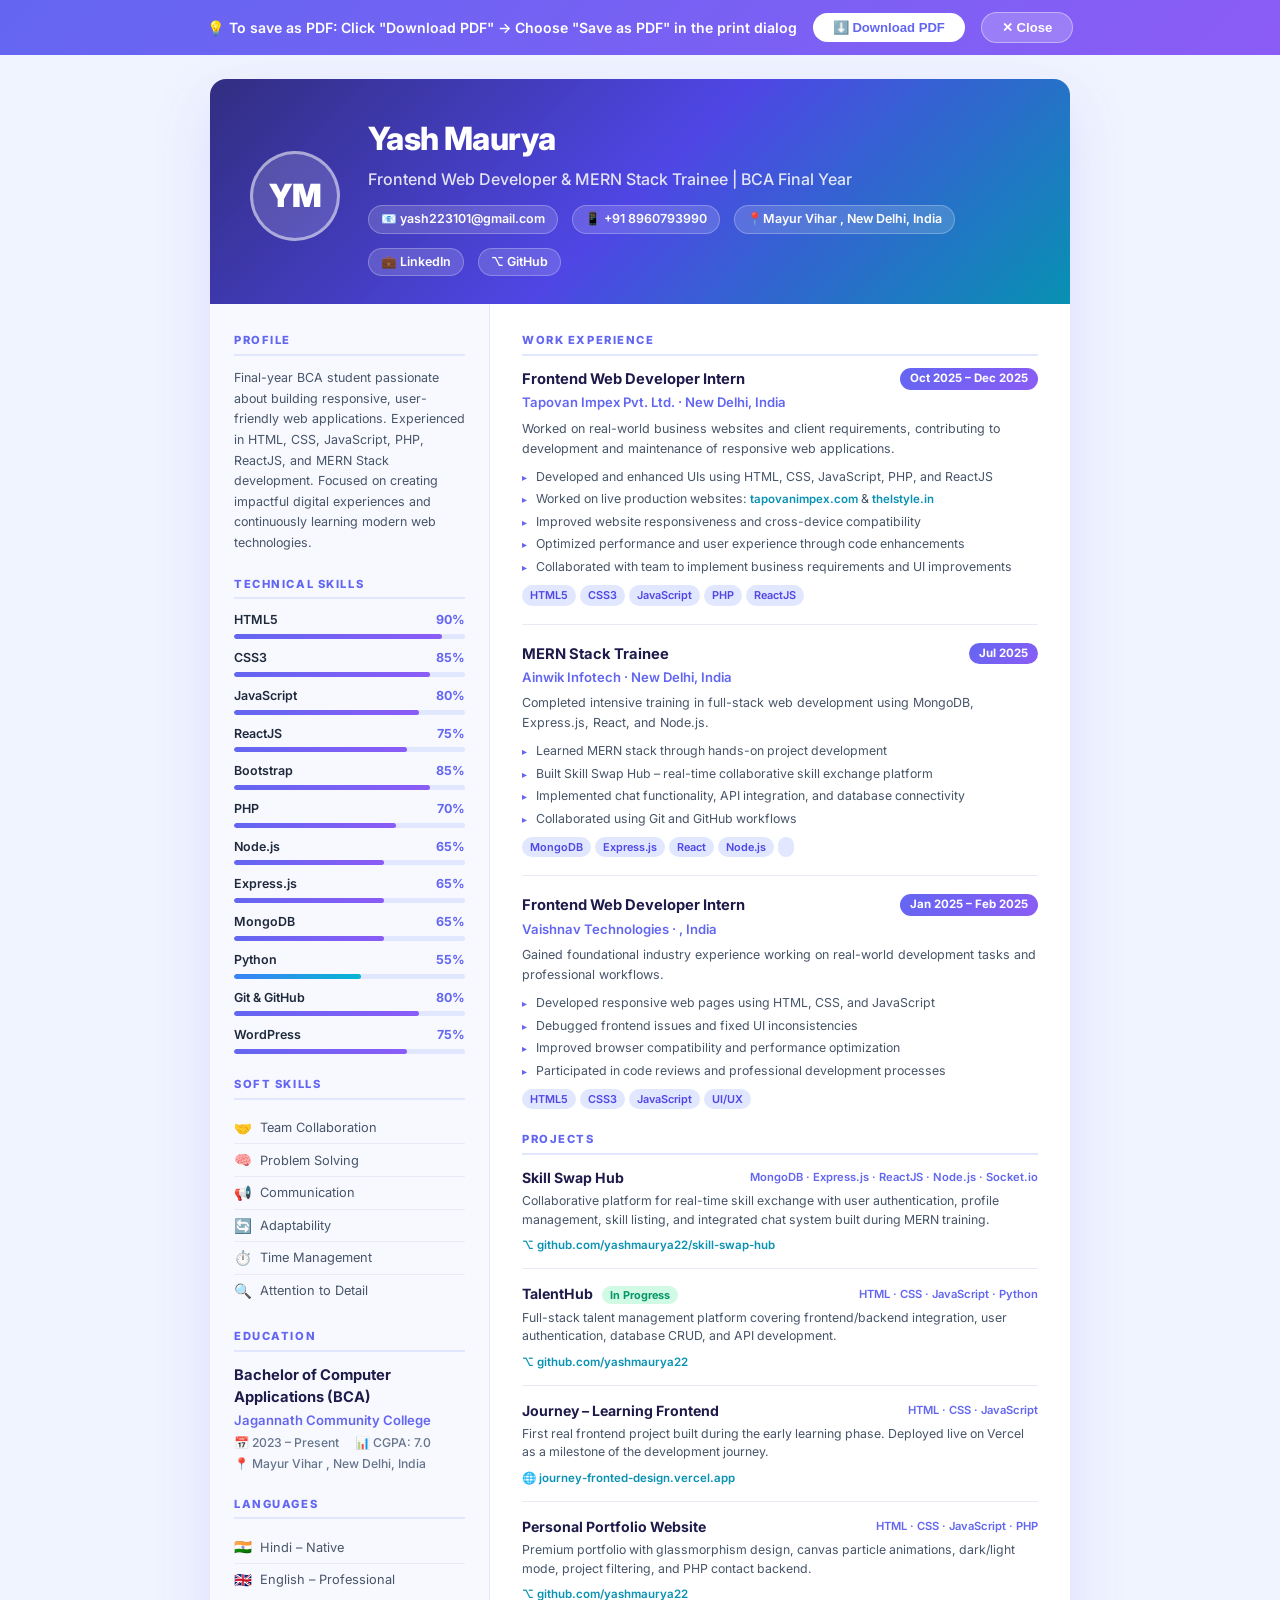
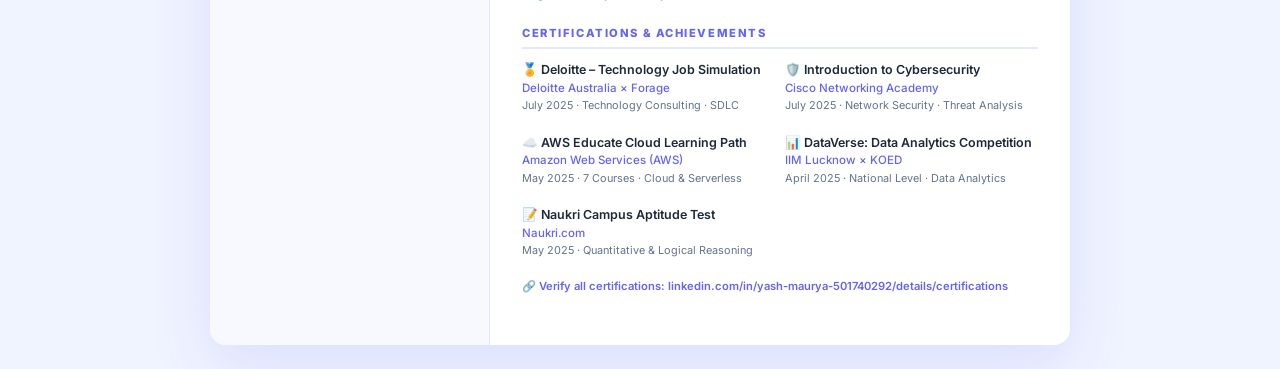
<file: resume.html>
<!DOCTYPE html>
<html lang="en">
<head>
  <meta charset="UTF-8" />
  <meta name="viewport" content="width=device-width, initial-scale=1.0" />
  <title>Yash Maurya – Resume</title>
  <style>
    @import url('https://fonts.googleapis.com/css2?family=Inter:wght@300;400;500;600;700;800&display=swap');

    * { box-sizing: border-box; margin: 0; padding: 0; }

    body {
      font-family: 'Inter', 'Segoe UI', sans-serif;
      background: #f0f4ff;
      color: #1e293b;
      font-size: 13.5px;
      line-height: 1.5;
    }

    /* ── Auto-print on load ── */
    .print-bar {
      background: linear-gradient(135deg, #6366f1, #8b5cf6);
      color: #fff;
      text-align: center;
      padding: 12px;
      font-size: 0.88rem;
      font-weight: 600;
      position: sticky;
      top: 0;
      z-index: 100;
      display: flex;
      align-items: center;
      justify-content: center;
      gap: 16px;
    }
    .print-bar button {
      background: #fff;
      color: #6366f1;
      border: none;
      padding: 7px 20px;
      border-radius: 999px;
      font-weight: 700;
      font-size: 0.82rem;
      cursor: pointer;
      transition: all 0.2s;
    }
    .print-bar button:hover { background: #e0e7ff; }

    .resume-wrapper {
      max-width: 860px;
      margin: 24px auto;
      background: #fff;
      border-radius: 16px;
      overflow: hidden;
      box-shadow: 0 20px 60px rgba(99,102,241,0.15);
    }

    /* ── Header ── */
    .resume-header {
      background: linear-gradient(135deg, #312e81 0%, #4f46e5 50%, #0891b2 100%);
      color: #fff;
      padding: 36px 40px 28px;
      display: flex;
      align-items: center;
      gap: 28px;
    }
    .resume-photo {
      width: 90px; height: 90px;
      border-radius: 50%;
      border: 3px solid rgba(255,255,255,0.5);
      object-fit: cover;
      object-position: center top;
      flex-shrink: 0;
      background: rgba(255,255,255,0.15);
      display: flex; align-items: center; justify-content: center;
      font-size: 2rem; font-weight: 900;
      overflow: hidden;
    }
    .resume-photo img { width: 100%; height: 100%; object-fit: cover; object-position: center top; border-radius: 50%; }
    .header-info h1 { font-size: 2rem; font-weight: 800; letter-spacing: -0.02em; margin-bottom: 4px; }
    .header-info .tagline { font-size: 1rem; font-weight: 500; opacity: 0.85; margin-bottom: 14px; }
    .header-contacts { display: flex; flex-wrap: wrap; gap: 14px; }
    .contact-chip {
      display: flex; align-items: center; gap: 5px;
      font-size: 0.78rem; font-weight: 600;
      background: rgba(255,255,255,0.15);
      border: 1px solid rgba(255,255,255,0.25);
      padding: 4px 12px; border-radius: 999px;
      color: #fff; text-decoration: none;
    }
    .contact-chip:hover { background: rgba(255,255,255,0.25); }

    /* ── Layout ── */
    .resume-body {
      display: grid;
      grid-template-columns: 280px 1fr;
    }

    /* ── Sidebar ── */
    .resume-sidebar {
      background: #f8f9ff;
      padding: 28px 24px;
      border-right: 1px solid #e0e7ff;
    }

    /* ── Main ── */
    .resume-main { padding: 28px 32px; }

    /* ── Section ── */
    .rs { margin-bottom: 22px; }
    .rs-title {
      font-size: 0.7rem;
      font-weight: 800;
      text-transform: uppercase;
      letter-spacing: 0.14em;
      color: #6366f1;
      border-bottom: 2px solid #e0e7ff;
      padding-bottom: 5px;
      margin-bottom: 12px;
    }

    /* ── Skills ── */
    .skill-item { margin-bottom: 10px; }
    .skill-name { font-size: 0.78rem; font-weight: 600; color: #1e293b; margin-bottom: 4px; display: flex; justify-content: space-between; }
    .skill-pct { color: #6366f1; font-weight: 700; }
    .skill-track { height: 5px; background: #e0e7ff; border-radius: 999px; overflow: hidden; }
    .skill-fill { height: 100%; background: linear-gradient(90deg, #6366f1, #8b5cf6); border-radius: 999px; }

    /* ── Sidebar list ── */
    .sb-list { list-style: none; }
    .sb-list li {
      font-size: 0.8rem;
      color: #475569;
      padding: 5px 0;
      border-bottom: 1px solid #e8eaf6;
      display: flex; align-items: center; gap: 8px;
    }
    .sb-list li:last-child { border: none; }
    .sb-icon { font-size: 0.9rem; }

    /* ── Cert list ── */
    .cert-item { margin-bottom: 10px; }
    .cert-name { font-size: 0.78rem; font-weight: 600; color: #1e293b; }
    .cert-issuer { font-size: 0.72rem; color: #6366f1; font-weight: 500; }
    .cert-date-badge { font-size: 0.68rem; color: #64748b; }

    /* ── Experience ── */
    .exp-item { margin-bottom: 18px; padding-bottom: 18px; border-bottom: 1px solid #e8eaf6; }
    .exp-item:last-child { border: none; padding: 0; margin: 0; }
    .exp-header { display: flex; justify-content: space-between; align-items: flex-start; gap: 8px; margin-bottom: 3px; flex-wrap: wrap; }
    .exp-role { font-size: 0.92rem; font-weight: 700; color: #1e1b4b; }
    .exp-company { font-size: 0.82rem; font-weight: 600; color: #6366f1; margin-bottom: 6px; }
    .exp-duration { font-size: 0.72rem; font-weight: 700; color: #fff; background: linear-gradient(135deg, #6366f1, #8b5cf6); padding: 2px 10px; border-radius: 999px; white-space: nowrap; }
    .exp-desc { font-size: 0.78rem; color: #475569; margin-bottom: 7px; line-height: 1.6; }
    .exp-list { list-style: none; }
    .exp-list li { font-size: 0.77rem; color: #475569; padding: 2px 0 2px 14px; position: relative; line-height: 1.5; }
    .exp-list li::before { content: '▸'; position: absolute; left: 0; color: #6366f1; font-size: 0.65rem; top: 4px; }
    .exp-tags { display: flex; flex-wrap: wrap; gap: 4px; margin-top: 7px; }
    .exp-tag { font-size: 0.68rem; font-weight: 600; padding: 2px 8px; border-radius: 999px; background: #e0e7ff; color: #4f46e5; }
    .exp-link { font-size: 0.72rem; color: #0891b2; font-weight: 600; text-decoration: none; }
    .exp-link:hover { text-decoration: underline; }

    /* ── Projects ── */
    .proj-item { margin-bottom: 14px; padding-bottom: 14px; border-bottom: 1px solid #e8eaf6; }
    .proj-item:last-child { border: none; padding: 0; margin: 0; }
    .proj-header { display: flex; justify-content: space-between; align-items: center; flex-wrap: wrap; gap: 6px; margin-bottom: 4px; }
    .proj-name { font-size: 0.88rem; font-weight: 700; color: #1e1b4b; }
    .proj-stack { font-size: 0.7rem; color: #6366f1; font-weight: 600; }
    .proj-desc { font-size: 0.77rem; color: #475569; line-height: 1.5; margin-bottom: 5px; }
    .proj-link { font-size: 0.72rem; color: #0891b2; font-weight: 600; text-decoration: none; }
    .proj-link:hover { text-decoration: underline; }

    /* ── Education ── */
    .edu-item { }
    .edu-degree { font-size: 0.92rem; font-weight: 700; color: #1e1b4b; }
    .edu-uni { font-size: 0.82rem; color: #6366f1; font-weight: 600; margin: 3px 0; }
    .edu-meta-row { display: flex; gap: 16px; flex-wrap: wrap; }
    .edu-meta-item { font-size: 0.76rem; color: #64748b; font-weight: 500; }

    /* ── Sidebar profile summary ── */
    .profile-summary { font-size: 0.78rem; color: #475569; line-height: 1.65; margin-bottom: 4px; }

    /* ── PRINT ── */
    @media print {
      @page { margin: 10mm 10mm; size: A4; }
      body { background: #fff !important; }
      .print-bar { display: none !important; }
      .resume-wrapper { box-shadow: none !important; border-radius: 0; margin: 0; max-width: 100%; }
      .resume-header { print-color-adjust: exact; -webkit-print-color-adjust: exact; }
      .exp-duration { print-color-adjust: exact; -webkit-print-color-adjust: exact; }
      .skill-fill { print-color-adjust: exact; -webkit-print-color-adjust: exact; }
      a { color: inherit !important; }
    }
  </style>
</head>
<body>

  <div class="print-bar">
    💡 To save as PDF: Click "Download PDF" → Choose "Save as PDF" in the print dialog
    <button onclick="window.print()">⬇️ Download PDF</button>
    <button onclick="window.close()" style="background:rgba(255,255,255,0.2);color:#fff;border:1px solid rgba(255,255,255,0.4);">✕ Close</button>
  </div>

  <div class="resume-wrapper">

    <!-- HEADER -->
    <div class="resume-header">
      <div class="resume-photo">
        <img src="https://beeimg.com/images/r89137945814.jpg" alt="Yash Maurya" onerror="this.parentElement.innerHTML='YM'" />
      </div>
      <div class="header-info">
        <h1>Yash Maurya</h1>
        <p class="tagline">Frontend Web Developer &amp; MERN Stack Trainee | BCA Final Year</p>
        <div class="header-contacts">
          <a href="mailto:yash223101@gmail.com" class="contact-chip">📧 yash223101@gmail.com</a>
          <a href="tel:+918960793990" class="contact-chip">📱 +91 8960793990</a>
          <span class="contact-chip">📍Mayur Vihar , New Delhi, India</span>
          <a href="https://linkedin.com/in/yash-maurya-501740292" class="contact-chip">💼 LinkedIn</a>
          <a href="https://github.com/yashmaurya22" class="contact-chip">⌥ GitHub</a>
        </div>
      </div>
    </div>

    <!-- BODY -->
    <div class="resume-body">

      <!-- SIDEBAR -->
      <div class="resume-sidebar">

        <!-- Profile Summary -->
        <div class="rs">
          <div class="rs-title">Profile</div>
          <p class="profile-summary">
            Final-year BCA student passionate about building responsive, user-friendly web applications.
            Experienced in HTML, CSS, JavaScript, PHP, ReactJS, and MERN Stack development.
            Focused on creating impactful digital experiences and continuously learning modern web technologies.
          </p>
        </div>

        <!-- Technical Skills -->
        <div class="rs">
          <div class="rs-title">Technical Skills</div>

          <div class="skill-item"><div class="skill-name"><span>HTML5</span><span class="skill-pct">90%</span></div><div class="skill-track"><div class="skill-fill" style="width:90%"></div></div></div>
          <div class="skill-item"><div class="skill-name"><span>CSS3</span><span class="skill-pct">85%</span></div><div class="skill-track"><div class="skill-fill" style="width:85%"></div></div></div>
          <div class="skill-item"><div class="skill-name"><span>JavaScript</span><span class="skill-pct">80%</span></div><div class="skill-track"><div class="skill-fill" style="width:80%"></div></div></div>
          <div class="skill-item"><div class="skill-name"><span>ReactJS</span><span class="skill-pct">75%</span></div><div class="skill-track"><div class="skill-fill" style="width:75%"></div></div></div>
          <div class="skill-item"><div class="skill-name"><span>Bootstrap</span><span class="skill-pct">85%</span></div><div class="skill-track"><div class="skill-fill" style="width:85%"></div></div></div>
          <div class="skill-item"><div class="skill-name"><span>PHP</span><span class="skill-pct">70%</span></div><div class="skill-track"><div class="skill-fill" style="width:70%"></div></div></div>
          <div class="skill-item"><div class="skill-name"><span>Node.js</span><span class="skill-pct">65%</span></div><div class="skill-track"><div class="skill-fill" style="width:65%"></div></div></div>
          <div class="skill-item"><div class="skill-name"><span>Express.js</span><span class="skill-pct">65%</span></div><div class="skill-track"><div class="skill-fill" style="width:65%"></div></div></div>
          <div class="skill-item"><div class="skill-name"><span>MongoDB</span><span class="skill-pct">65%</span></div><div class="skill-track"><div class="skill-fill" style="width:65%"></div></div></div>
          <div class="skill-item"><div class="skill-name"><span>Python</span><span class="skill-pct">55%</span></div><div class="skill-track"><div class="skill-fill" style="width:55%;background:linear-gradient(90deg,#3b82f6,#06b6d4)"></div></div></div>
          <div class="skill-item"><div class="skill-name"><span>Git &amp; GitHub</span><span class="skill-pct">80%</span></div><div class="skill-track"><div class="skill-fill" style="width:80%"></div></div></div>
          <div class="skill-item"><div class="skill-name"><span>WordPress</span><span class="skill-pct">75%</span></div><div class="skill-track"><div class="skill-fill" style="width:75%"></div></div></div>
        </div>

        <!-- Soft Skills -->
        <div class="rs">
          <div class="rs-title">Soft Skills</div>
          <ul class="sb-list">
            <li><span class="sb-icon">🤝</span> Team Collaboration</li>
            <li><span class="sb-icon">🧠</span> Problem Solving</li>
            <li><span class="sb-icon">📢</span> Communication</li>
            <li><span class="sb-icon">🔄</span> Adaptability</li>
            <li><span class="sb-icon">⏱️</span> Time Management</li>
            <li><span class="sb-icon">🔍</span> Attention to Detail</li>
          </ul>
        </div>

        <!-- Education -->
        <div class="rs">
          <div class="rs-title">Education</div>
          <div class="edu-item">
            <div class="edu-degree">Bachelor of Computer Applications (BCA)</div>
            <div class="edu-uni">Jagannath Community College</div>
            <div class="edu-meta-row">
              <span class="edu-meta-item">📅 2023 – Present</span>
              <span class="edu-meta-item">📊 CGPA: 7.0</span>
            </div>
            <div class="edu-meta-row" style="margin-top:3px;">
              <span class="edu-meta-item">📍 Mayur Vihar , New Delhi, India</span>
            </div>
          </div>
        </div>

        <!-- Languages -->
        <div class="rs">
          <div class="rs-title">Languages</div>
          <ul class="sb-list">
            <li><span class="sb-icon">🇮🇳</span> Hindi – Native</li>
            <li><span class="sb-icon">🇬🇧</span> English – Professional</li>
          </ul>
        </div>

      </div>

      <!-- MAIN CONTENT -->
      <div class="resume-main">

        <!-- EXPERIENCE -->
        <div class="rs">
          <div class="rs-title">Work Experience</div>

          <!-- Tapovan -->
          <div class="exp-item">
            <div class="exp-header">
              <div class="exp-role">Frontend Web Developer Intern</div>
              <span class="exp-duration">Oct 2025 – Dec 2025</span>
            </div>
            <div class="exp-company">Tapovan Impex Pvt. Ltd. · New Delhi, India</div>
            <p class="exp-desc">Worked on real-world business websites and client requirements, contributing to development and maintenance of responsive web applications.</p>
            <ul class="exp-list">
              <li>Developed and enhanced UIs using HTML, CSS, JavaScript, PHP, and ReactJS</li>
              <li>Worked on live production websites:
                <a href="https://tapovanimpex.com" class="exp-link">tapovanimpex.com</a> &amp;
                <a href="https://thelstyle.in" class="exp-link">thelstyle.in</a>
              </li>
              <li>Improved website responsiveness and cross-device compatibility</li>
              <li>Optimized performance and user experience through code enhancements</li>
              <li>Collaborated with team to implement business requirements and UI improvements</li>
            </ul>
            <div class="exp-tags">
              <span class="exp-tag">HTML5</span><span class="exp-tag">CSS3</span><span class="exp-tag">JavaScript</span><span class="exp-tag">PHP</span><span class="exp-tag">ReactJS</span>
            </div>
          </div>

          <!-- Ainwik -->
          <div class="exp-item">
            <div class="exp-header">
              <div class="exp-role">MERN Stack Trainee</div>
              <span class="exp-duration">Jul 2025</span>
            </div>
            <div class="exp-company">Ainwik Infotech · New Delhi, India</div>
            <p class="exp-desc">Completed intensive training in full-stack web development using MongoDB, Express.js, React, and Node.js.</p>
            <ul class="exp-list">
              <li>Learned MERN stack through hands-on project development</li>
              <li>Built Skill Swap Hub – real-time collaborative skill exchange platform</li>
              <li>Implemented chat functionality, API integration, and database connectivity</li>
              <li>Collaborated using Git and GitHub workflows</li>
            </ul>
            <div class="exp-tags">
              <span class="exp-tag">MongoDB</span><span class="exp-tag">Express.js</span><span class="exp-tag">React</span><span class="exp-tag">Node.js</span><span class="exp-tag"></span>
            </div>
          </div>

          <!-- Vaishnav -->
          <div class="exp-item">
            <div class="exp-header">
              <div class="exp-role">Frontend Web Developer Intern</div>
              <span class="exp-duration">Jan 2025 – Feb 2025</span>
            </div>
            <div class="exp-company">Vaishnav Technologies · , India</div>
            <p class="exp-desc">Gained foundational industry experience working on real-world development tasks and professional workflows.</p>
            <ul class="exp-list">
              <li>Developed responsive web pages using HTML, CSS, and JavaScript</li>
              <li>Debugged frontend issues and fixed UI inconsistencies</li>
              <li>Improved browser compatibility and performance optimization</li>
              <li>Participated in code reviews and professional development processes</li>
            </ul>
            <div class="exp-tags">
              <span class="exp-tag">HTML5</span><span class="exp-tag">CSS3</span><span class="exp-tag">JavaScript</span><span class="exp-tag">UI/UX</span>
            </div>
          </div>
        </div>

        <!-- PROJECTS -->
        <div class="rs">
          <div class="rs-title">Projects</div>

          <div class="proj-item">
            <div class="proj-header">
              <span class="proj-name">Skill Swap Hub</span>
              <span class="proj-stack">MongoDB · Express.js · ReactJS · Node.js · Socket.io</span>
            </div>
            <p class="proj-desc">Collaborative platform for real-time skill exchange with user authentication, profile management, skill listing, and integrated chat system built during MERN training.</p>
            <a href="https://github.com/yashmaurya22/skill-swap-hub" class="proj-link">⌥ github.com/yashmaurya22/skill-swap-hub</a>
          </div>

          <div class="proj-item">
            <div class="proj-header">
              <span class="proj-name">TalentHub <span style="font-size:0.68rem;background:#d1fae5;color:#059669;padding:2px 8px;border-radius:999px;margin-left:6px;font-weight:700;">In Progress</span></span>
              <span class="proj-stack">HTML · CSS · JavaScript · Python</span>
            </div>
            <p class="proj-desc">Full-stack talent management platform covering frontend/backend integration, user authentication, database CRUD, and API development.</p>
            <a href="https://github.com/yashmaurya22" class="proj-link">⌥ github.com/yashmaurya22</a>
          </div>

          <div class="proj-item">
            <div class="proj-header">
              <span class="proj-name">Journey – Learning Frontend</span>
              <span class="proj-stack">HTML · CSS · JavaScript</span>
            </div>
            <p class="proj-desc">First real frontend project built during the early learning phase. Deployed live on Vercel as a milestone of the development journey.</p>
            <a href="https://journey-fronted-design.vercel.app" class="proj-link">🌐 journey-fronted-design.vercel.app</a>
          </div>

          <div class="proj-item">
            <div class="proj-header">
              <span class="proj-name">Personal Portfolio Website</span>
              <span class="proj-stack">HTML · CSS · JavaScript · PHP</span>
            </div>
            <p class="proj-desc">Premium portfolio with glassmorphism design, canvas particle animations, dark/light mode, project filtering, and PHP contact backend.</p>
            <a href="https://github.com/yashmaurya22" class="proj-link">⌥ github.com/yashmaurya22</a>
          </div>
        </div>

        <!-- CERTIFICATIONS -->
        <div class="rs">
          <div class="rs-title">Certifications &amp; Achievements</div>

          <div style="display:grid;grid-template-columns:1fr 1fr;gap:10px;">
            <div class="cert-item">
              <div class="cert-name">🏅 Deloitte – Technology Job Simulation</div>
              <div class="cert-issuer">Deloitte Australia × Forage</div>
              <div class="cert-date-badge">July 2025 · Technology Consulting · SDLC</div>
            </div>
            <div class="cert-item">
              <div class="cert-name">🛡️ Introduction to Cybersecurity</div>
              <div class="cert-issuer">Cisco Networking Academy</div>
              <div class="cert-date-badge">July 2025 · Network Security · Threat Analysis</div>
            </div>
            <div class="cert-item">
              <div class="cert-name">☁️ AWS Educate Cloud Learning Path</div>
              <div class="cert-issuer">Amazon Web Services (AWS)</div>
              <div class="cert-date-badge">May 2025 · 7 Courses · Cloud &amp; Serverless</div>
            </div>
            <div class="cert-item">
              <div class="cert-name">📊 DataVerse: Data Analytics Competition</div>
              <div class="cert-issuer">IIM Lucknow × KOED</div>
              <div class="cert-date-badge">April 2025 · National Level · Data Analytics</div>
            </div>
            <div class="cert-item">
              <div class="cert-name">📝 Naukri Campus Aptitude Test</div>
              <div class="cert-issuer">Naukri.com</div>
              <div class="cert-date-badge">May 2025 · Quantitative &amp; Logical Reasoning</div>
            </div>
          </div>
          <p style="font-size:0.7rem;color:#6366f1;margin-top:10px;font-weight:600;">
            🔗 Verify all certifications: linkedin.com/in/yash-maurya-501740292/details/certifications
          </p>
        </div>

      </div><!-- /resume-main -->
    </div><!-- /resume-body -->
  </div><!-- /resume-wrapper -->

  <script>
    // Auto-trigger print dialog for PDF download
    window.addEventListener('load', () => {
      // Small delay to let styles render
      setTimeout(() => {
        if (window.location.search.includes('print=1')) {
          window.print();
        }
      }, 500);
    });
  </script>
</body>
</html>
</file>
